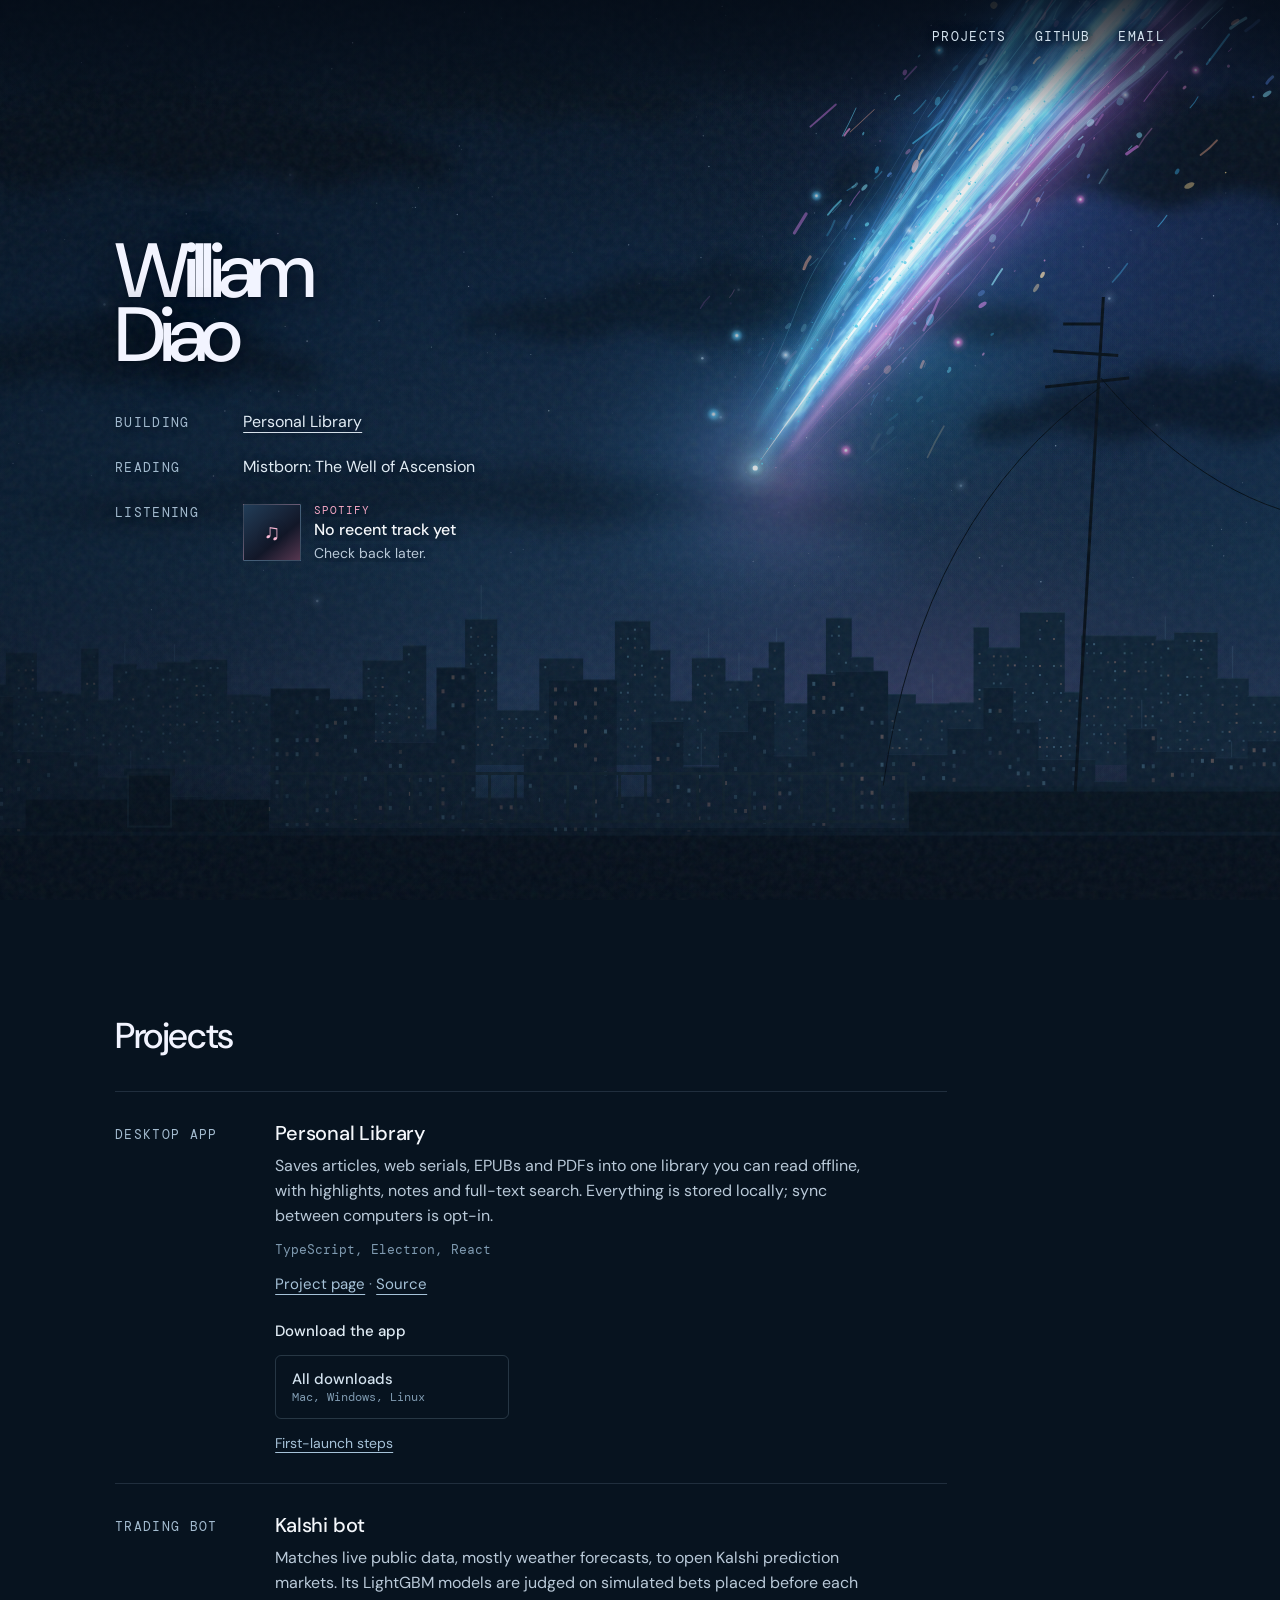
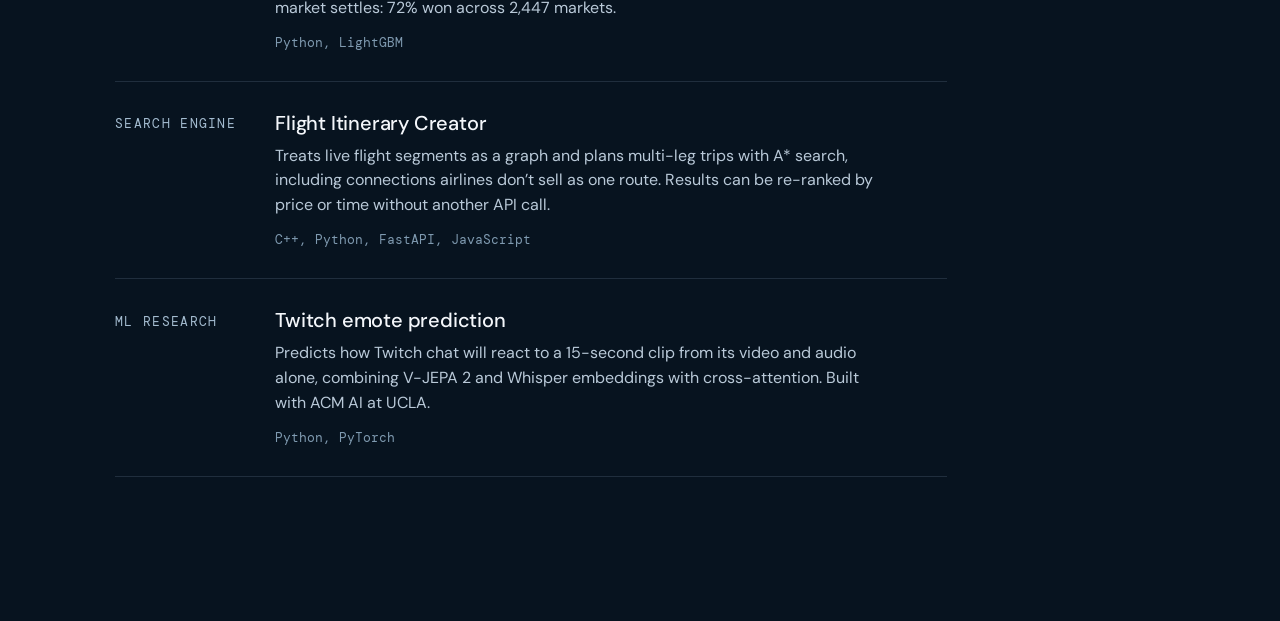
<file: index.html>
<!doctype html>
<html lang="en">
  <head>
    <meta charset="utf-8" />
    <meta name="viewport" content="width=device-width, initial-scale=1" />
    <meta name="theme-color" content="#07131f" />
    <meta name="description" content="William Diao's personal site: what I'm building, reading and listening to." />
    <link rel="canonical" href="https://williamdiao.com/" />
    <link rel="icon" href="/favicon.svg" type="image/svg+xml" />
    <link rel="apple-touch-icon" href="/apple-touch-icon.png" />
    <meta property="og:type" content="website" />
    <meta property="og:url" content="https://williamdiao.com/" />
    <meta property="og:title" content="William Diao" />
    <meta property="og:description" content="William Diao's personal site: what I'm building, reading and listening to." />
    <meta property="og:image" content="https://williamdiao.com/og-image.png" />
    <meta property="og:image:width" content="1200" />
    <meta property="og:image:height" content="630" />
    <meta property="og:image:alt" content="William Diao's name beside a comet streaking over a night city skyline." />
    <meta name="twitter:card" content="summary_large_image" />
    <title>William Diao</title>
    <link rel="stylesheet" href="./comet-demo/styles.css?v=nav-2" />
    <link rel="stylesheet" href="./comet-demo/download.css?v=library-2" />
  </head>
  <body>
    <a class="skip-link" href="#main">Skip to content</a>

    <header class="site-nav">
      <nav aria-label="Site">
        <a href="#projects">Projects</a>
        <a href="https://github.com/Williamdiao48">GitHub</a>
        <a href="mailto:hello@williamdiao.com">Email</a>
      </nav>
    </header>

    <main id="main">
      <section class="hero" id="top" aria-labelledby="hero-title">
        <canvas id="sky" aria-hidden="true"></canvas>
        <canvas id="sky-motion" aria-hidden="true"></canvas>
        <canvas id="sky-foreground" aria-hidden="true"></canvas>
        <div class="scene-vignette" aria-hidden="true"></div>
        <div class="hero-content">
          <h1 id="hero-title">William<br />Diao</h1>
          <dl class="updates" aria-label="Current updates">
            <div><dt>building</dt><dd><a href="/personal-library/">Personal Library</a></dd></div>
            <div><dt>reading</dt><dd>Mistborn: The Well of Ascension</dd></div>
            <div class="listening-row"><dt>listening</dt><dd>
              <div class="spotify-card" id="spotify-card" data-endpoint="https://spotify-fetch-worker.williamdiao03.workers.dev/now-playing" aria-live="polite">
                <div class="spotify-cover" id="spotify-cover" aria-hidden="true">♫</div>
                <div class="spotify-copy">
                  <span class="spotify-status" id="spotify-status">Spotify</span>
                  <strong id="spotify-title">Loading last track…</strong>
                  <span id="spotify-artist"></span>
                </div>
                <a id="spotify-link" class="spotify-link" href="https://open.spotify.com/" target="_blank" rel="noopener noreferrer" hidden aria-label="Open track on Spotify">↗</a>
              </div>
            </dd></div>
          </dl>
        </div>
      </section>

      <section class="work" id="projects" aria-labelledby="projects-title">
        <h2 id="projects-title">Projects</h2>
        <ol class="work-list">
          <li>
            <p class="work-kind">Desktop app</p>
            <div>
              <h3><a href="/personal-library/">Personal Library</a></h3>
              <p>Saves articles, web serials, EPUBs and PDFs into one library you can read offline, with highlights, notes and full-text search. Everything is stored locally; sync between computers is opt-in.</p>
              <p class="work-stack">TypeScript, Electron, React</p>
              <p class="work-links"><a href="/personal-library/">Project page</a> <span aria-hidden="true">·</span> <a href="https://github.com/Williamdiao48/Personal-Library">Source</a></p>
              <div class="work-download library-download" id="library-download" data-repo="Williamdiao48/Personal-Library" data-install-help="/personal-library/#install">
                <p class="download-heading">Download the app</p>
                <div class="download-grid">
                  <a class="download-option" href="https://github.com/Williamdiao48/Personal-Library/releases/latest"><span class="download-label"><strong>All downloads</strong><span>Mac, Windows, Linux</span></span></a>
                </div>
                <p class="download-note"><a href="/personal-library/#install">First-launch steps</a></p>
              </div>
            </div>
          </li>
          <li>
            <p class="work-kind">Trading bot</p>
            <div>
              <h3><a href="https://github.com/Williamdiao48/Kalshi-bot">Kalshi bot</a></h3>
              <p>Matches live public data, mostly weather forecasts, to open Kalshi prediction markets. Its LightGBM models are judged on simulated bets placed before each market settles: 72% won across 2,447 markets.</p>
              <p class="work-stack">Python, LightGBM</p>
            </div>
          </li>
          <li>
            <p class="work-kind">Search engine</p>
            <div>
              <h3><a href="https://github.com/Williamdiao48/Flight-Itinerary-Creator">Flight Itinerary Creator</a></h3>
              <p>Treats live flight segments as a graph and plans multi-leg trips with A* search, including connections airlines don&rsquo;t sell as one route. Results can be re-ranked by price or time without another API call.</p>
              <p class="work-stack">C++, Python, FastAPI, JavaScript</p>
            </div>
          </li>
          <li>
            <p class="work-kind">ML research</p>
            <div>
              <h3><a href="https://github.com/Williamdiao48/twitch-emote-prediction">Twitch emote prediction</a></h3>
              <p>Predicts how Twitch chat will react to a 15-second clip from its video and audio alone, combining V-JEPA 2 and Whisper embeddings with cross-attention. Built with ACM AI at UCLA.</p>
              <p class="work-stack">Python, PyTorch</p>
            </div>
          </li>
        </ol>
      </section>
    </main>

    <script src="./comet-demo/script.js?v=bundle-1"></script>
    <script src="./comet-demo/spotify-player.js?v=last-track-1" defer></script>
    <script src="./comet-demo/library-download.js?v=download-3" defer></script>
  </body>
</html>
</file>
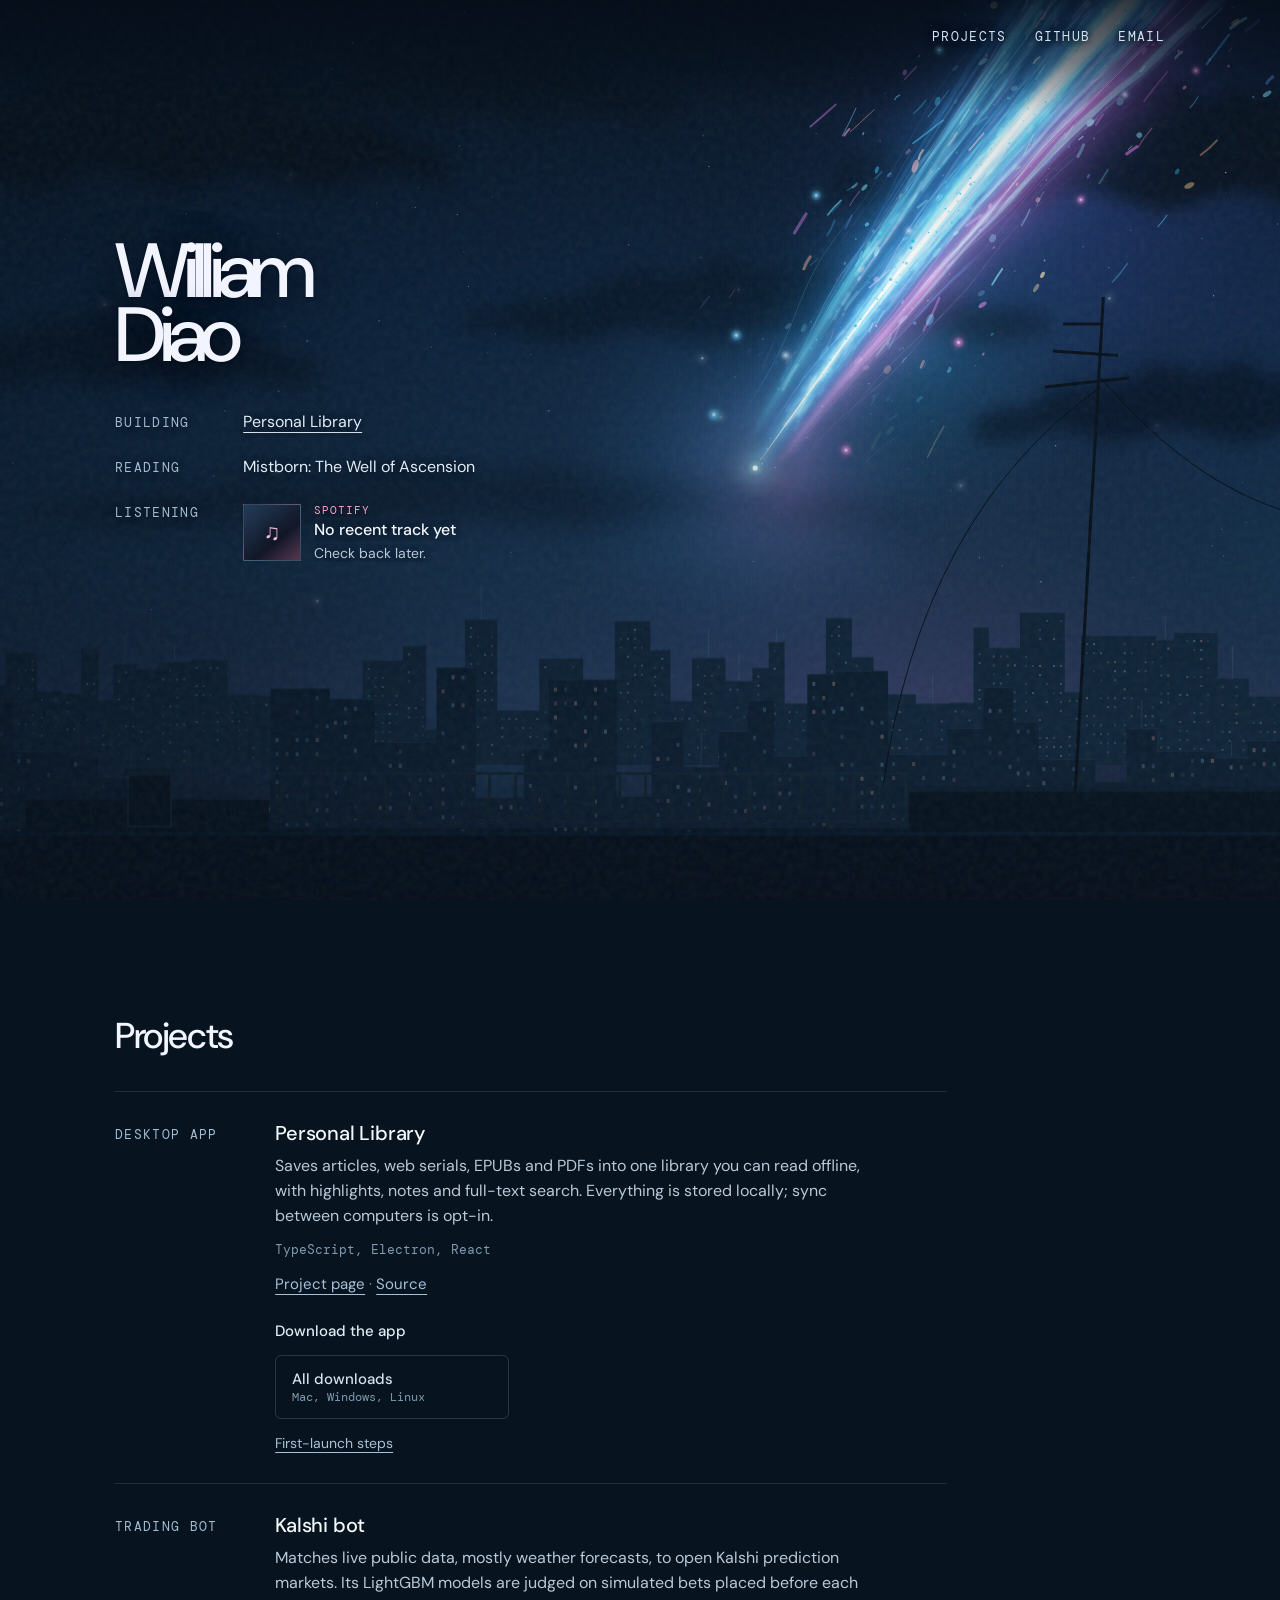
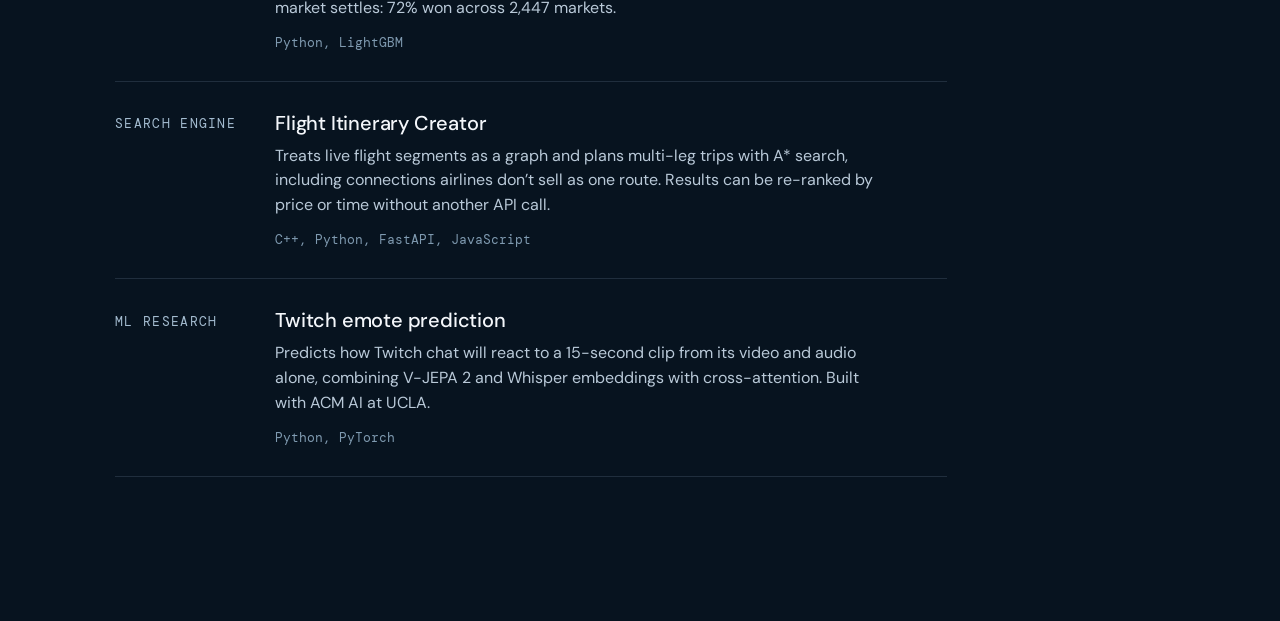
<file: comet-demo/index.html>
<!doctype html>
<html lang="en">
  <head>
    <meta charset="utf-8" />
    <meta name="viewport" content="width=device-width, initial-scale=1" />
    <meta name="theme-color" content="#07131f" />
    <meta name="description" content="William Diao's personal site: what I'm building, reading and listening to." />
    <link rel="canonical" href="https://williamdiao.com/" />
    <link rel="icon" href="/favicon.svg" type="image/svg+xml" />
    <link rel="apple-touch-icon" href="/apple-touch-icon.png" />
    <meta property="og:type" content="website" />
    <meta property="og:url" content="https://williamdiao.com/" />
    <meta property="og:title" content="William Diao" />
    <meta property="og:description" content="William Diao's personal site: what I'm building, reading and listening to." />
    <meta property="og:image" content="https://williamdiao.com/og-image.png" />
    <meta property="og:image:width" content="1200" />
    <meta property="og:image:height" content="630" />
    <meta property="og:image:alt" content="William Diao's name beside a comet streaking over a night city skyline." />
    <meta name="twitter:card" content="summary_large_image" />
    <title>William Diao</title>
    <link rel="stylesheet" href="./styles.css?v=nav-2" />
    <link rel="stylesheet" href="./download.css?v=library-2" />
  </head>
  <body>
    <a class="skip-link" href="#main">Skip to content</a>

    <header class="site-nav">
      <nav aria-label="Site">
        <a href="#projects">Projects</a>
        <a href="https://github.com/Williamdiao48">GitHub</a>
        <a href="mailto:hello@williamdiao.com">Email</a>
      </nav>
    </header>

    <main id="main">
      <section class="hero" id="top" aria-labelledby="hero-title">
        <canvas id="sky" aria-hidden="true"></canvas>
        <canvas id="sky-motion" aria-hidden="true"></canvas>
        <canvas id="sky-foreground" aria-hidden="true"></canvas>
        <div class="scene-vignette" aria-hidden="true"></div>
        <div class="hero-content">
          <h1 id="hero-title">William<br />Diao</h1>
          <dl class="updates" aria-label="Current updates">
            <div><dt>building</dt><dd><a href="/personal-library/">Personal Library</a></dd></div>
            <div><dt>reading</dt><dd>Mistborn: The Well of Ascension</dd></div>
            <div class="listening-row"><dt>listening</dt><dd>
              <div class="spotify-card" id="spotify-card" data-endpoint="https://spotify-fetch-worker.williamdiao03.workers.dev/now-playing" aria-live="polite">
                <div class="spotify-cover" id="spotify-cover" aria-hidden="true">♫</div>
                <div class="spotify-copy">
                  <span class="spotify-status" id="spotify-status">Spotify</span>
                  <strong id="spotify-title">Loading last track…</strong>
                  <span id="spotify-artist"></span>
                </div>
                <a id="spotify-link" class="spotify-link" href="https://open.spotify.com/" target="_blank" rel="noopener noreferrer" hidden aria-label="Open track on Spotify">↗</a>
              </div>
            </dd></div>
          </dl>
        </div>
      </section>

      <section class="work" id="projects" aria-labelledby="projects-title">
        <h2 id="projects-title">Projects</h2>
        <ol class="work-list">
          <li>
            <p class="work-kind">Desktop app</p>
            <div>
              <h3><a href="/personal-library/">Personal Library</a></h3>
              <p>Saves articles, web serials, EPUBs and PDFs into one library you can read offline, with highlights, notes and full-text search. Everything is stored locally; sync between computers is opt-in.</p>
              <p class="work-stack">TypeScript, Electron, React</p>
              <p class="work-links"><a href="/personal-library/">Project page</a> <span aria-hidden="true">·</span> <a href="https://github.com/Williamdiao48/Personal-Library">Source</a></p>
              <div class="work-download library-download" id="library-download" data-repo="Williamdiao48/Personal-Library" data-install-help="/personal-library/#install">
                <p class="download-heading">Download the app</p>
                <div class="download-grid">
                  <a class="download-option" href="https://github.com/Williamdiao48/Personal-Library/releases/latest"><span class="download-label"><strong>All downloads</strong><span>Mac, Windows, Linux</span></span></a>
                </div>
                <p class="download-note"><a href="/personal-library/#install">First-launch steps</a></p>
              </div>
            </div>
          </li>
          <li>
            <p class="work-kind">Trading bot</p>
            <div>
              <h3><a href="https://github.com/Williamdiao48/Kalshi-bot">Kalshi bot</a></h3>
              <p>Matches live public data, mostly weather forecasts, to open Kalshi prediction markets. Its LightGBM models are judged on simulated bets placed before each market settles: 72% won across 2,447 markets.</p>
              <p class="work-stack">Python, LightGBM</p>
            </div>
          </li>
          <li>
            <p class="work-kind">Search engine</p>
            <div>
              <h3><a href="https://github.com/Williamdiao48/Flight-Itinerary-Creator">Flight Itinerary Creator</a></h3>
              <p>Treats live flight segments as a graph and plans multi-leg trips with A* search, including connections airlines don&rsquo;t sell as one route. Results can be re-ranked by price or time without another API call.</p>
              <p class="work-stack">C++, Python, FastAPI, JavaScript</p>
            </div>
          </li>
          <li>
            <p class="work-kind">ML research</p>
            <div>
              <h3><a href="https://github.com/Williamdiao48/twitch-emote-prediction">Twitch emote prediction</a></h3>
              <p>Predicts how Twitch chat will react to a 15-second clip from its video and audio alone, combining V-JEPA 2 and Whisper embeddings with cross-attention. Built with ACM AI at UCLA.</p>
              <p class="work-stack">Python, PyTorch</p>
            </div>
          </li>
        </ol>
      </section>
    </main>

    <script src="./script.js?v=bundle-1"></script>
    <script src="./spotify-player.js?v=last-track-1" defer></script>
    <script src="./library-download.js?v=download-3" defer></script>
  </body>
</html>
</file>
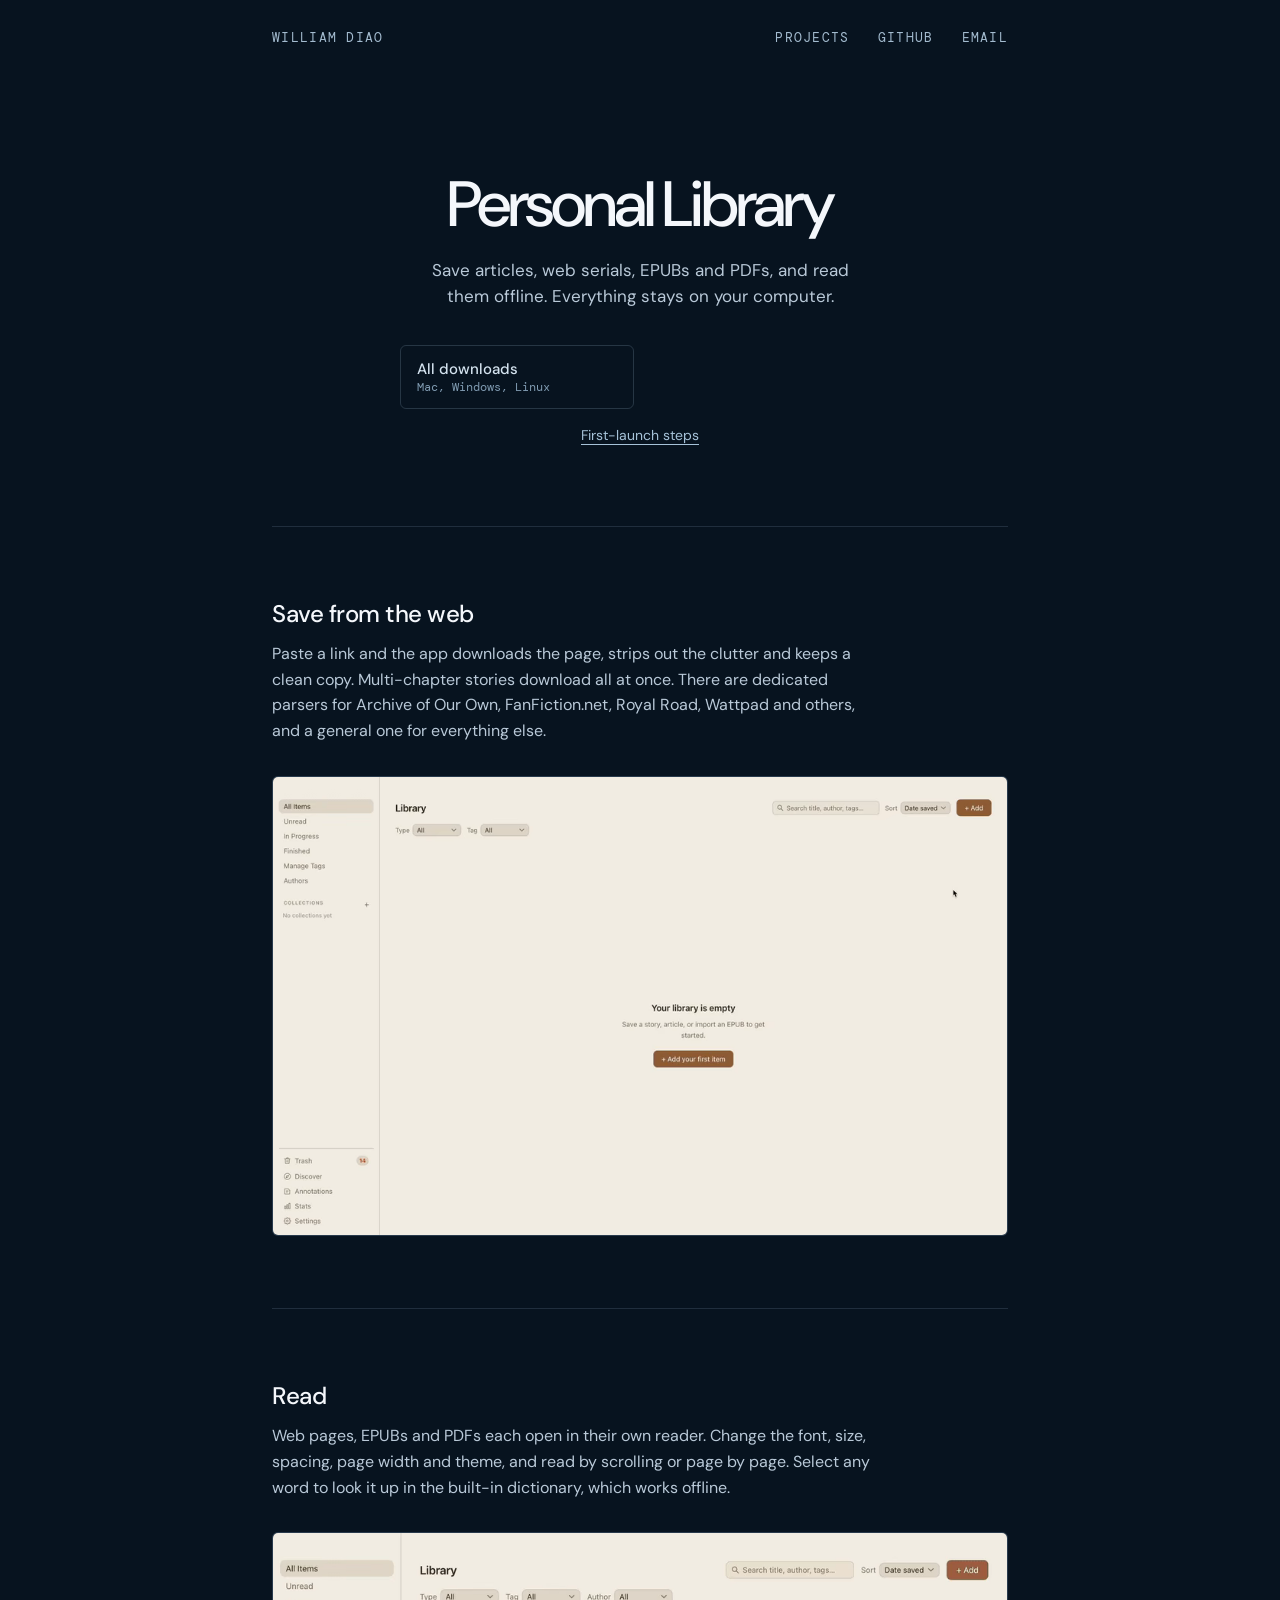
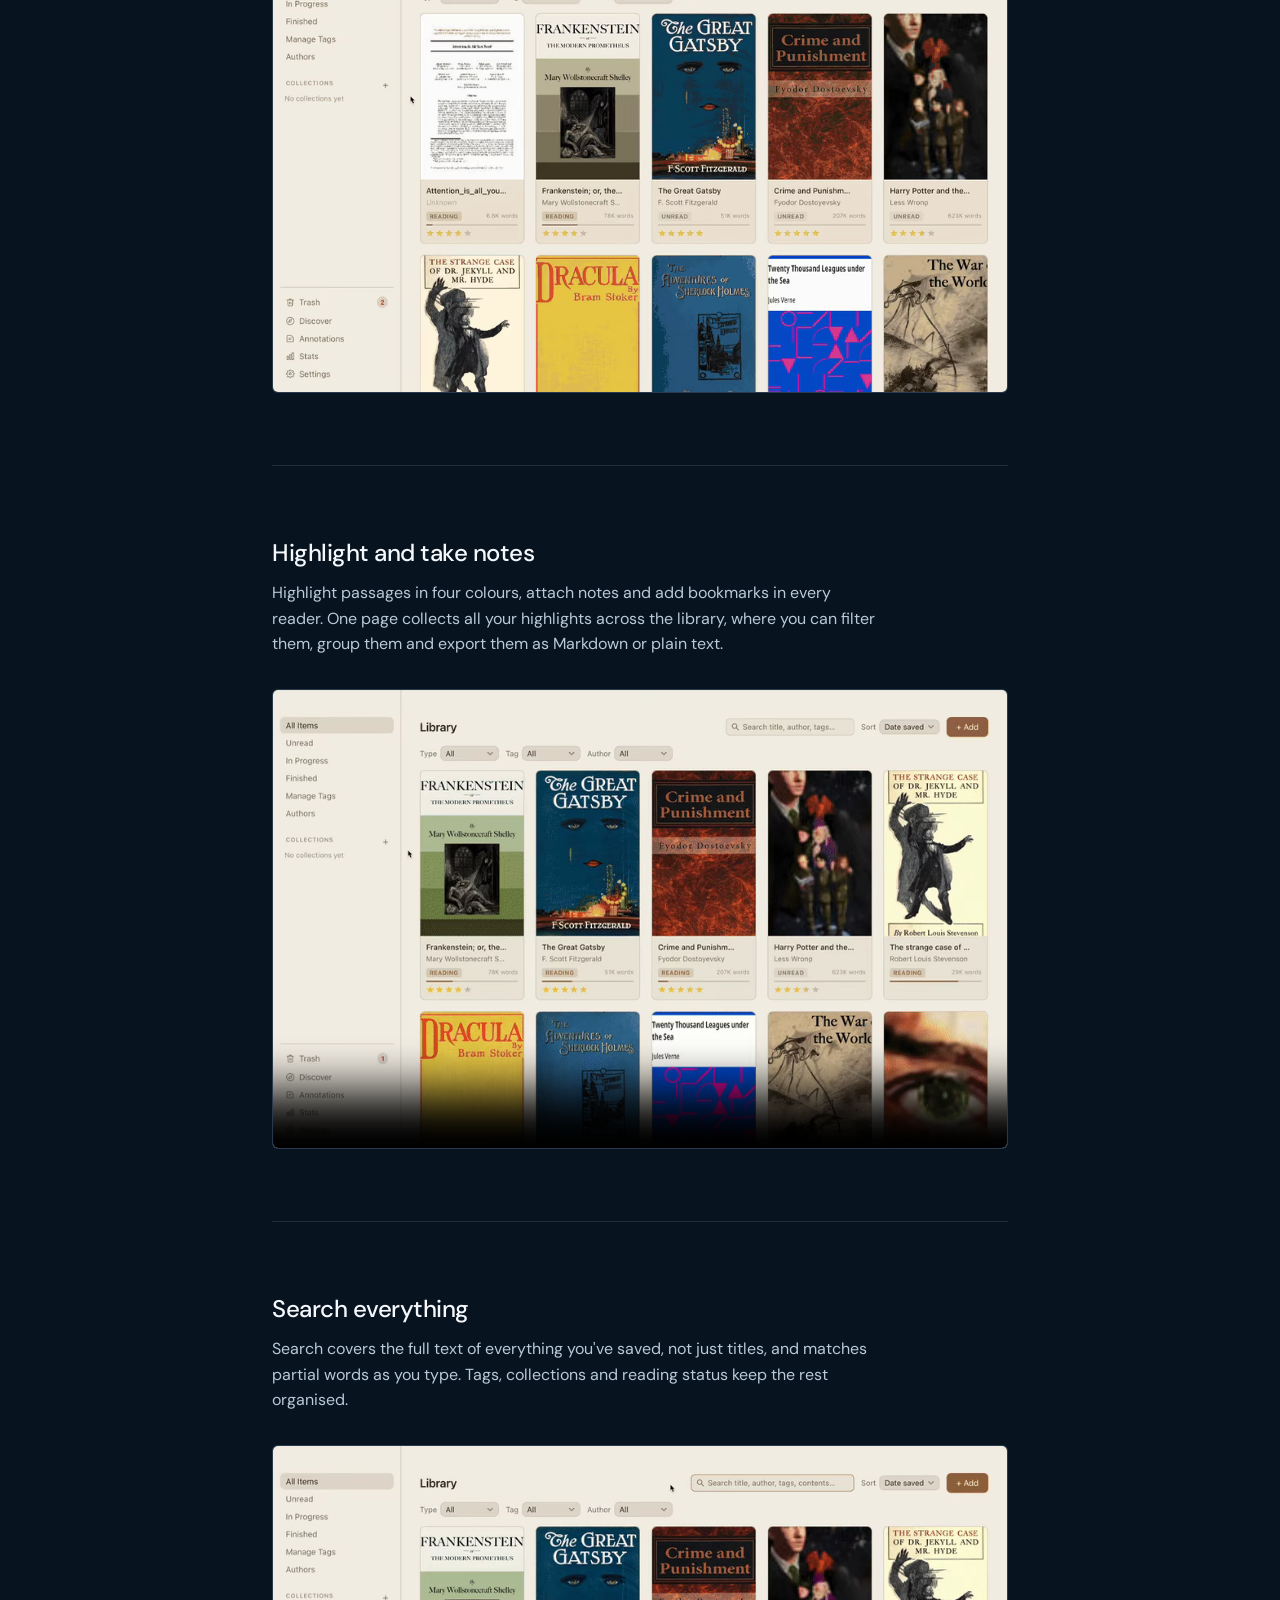
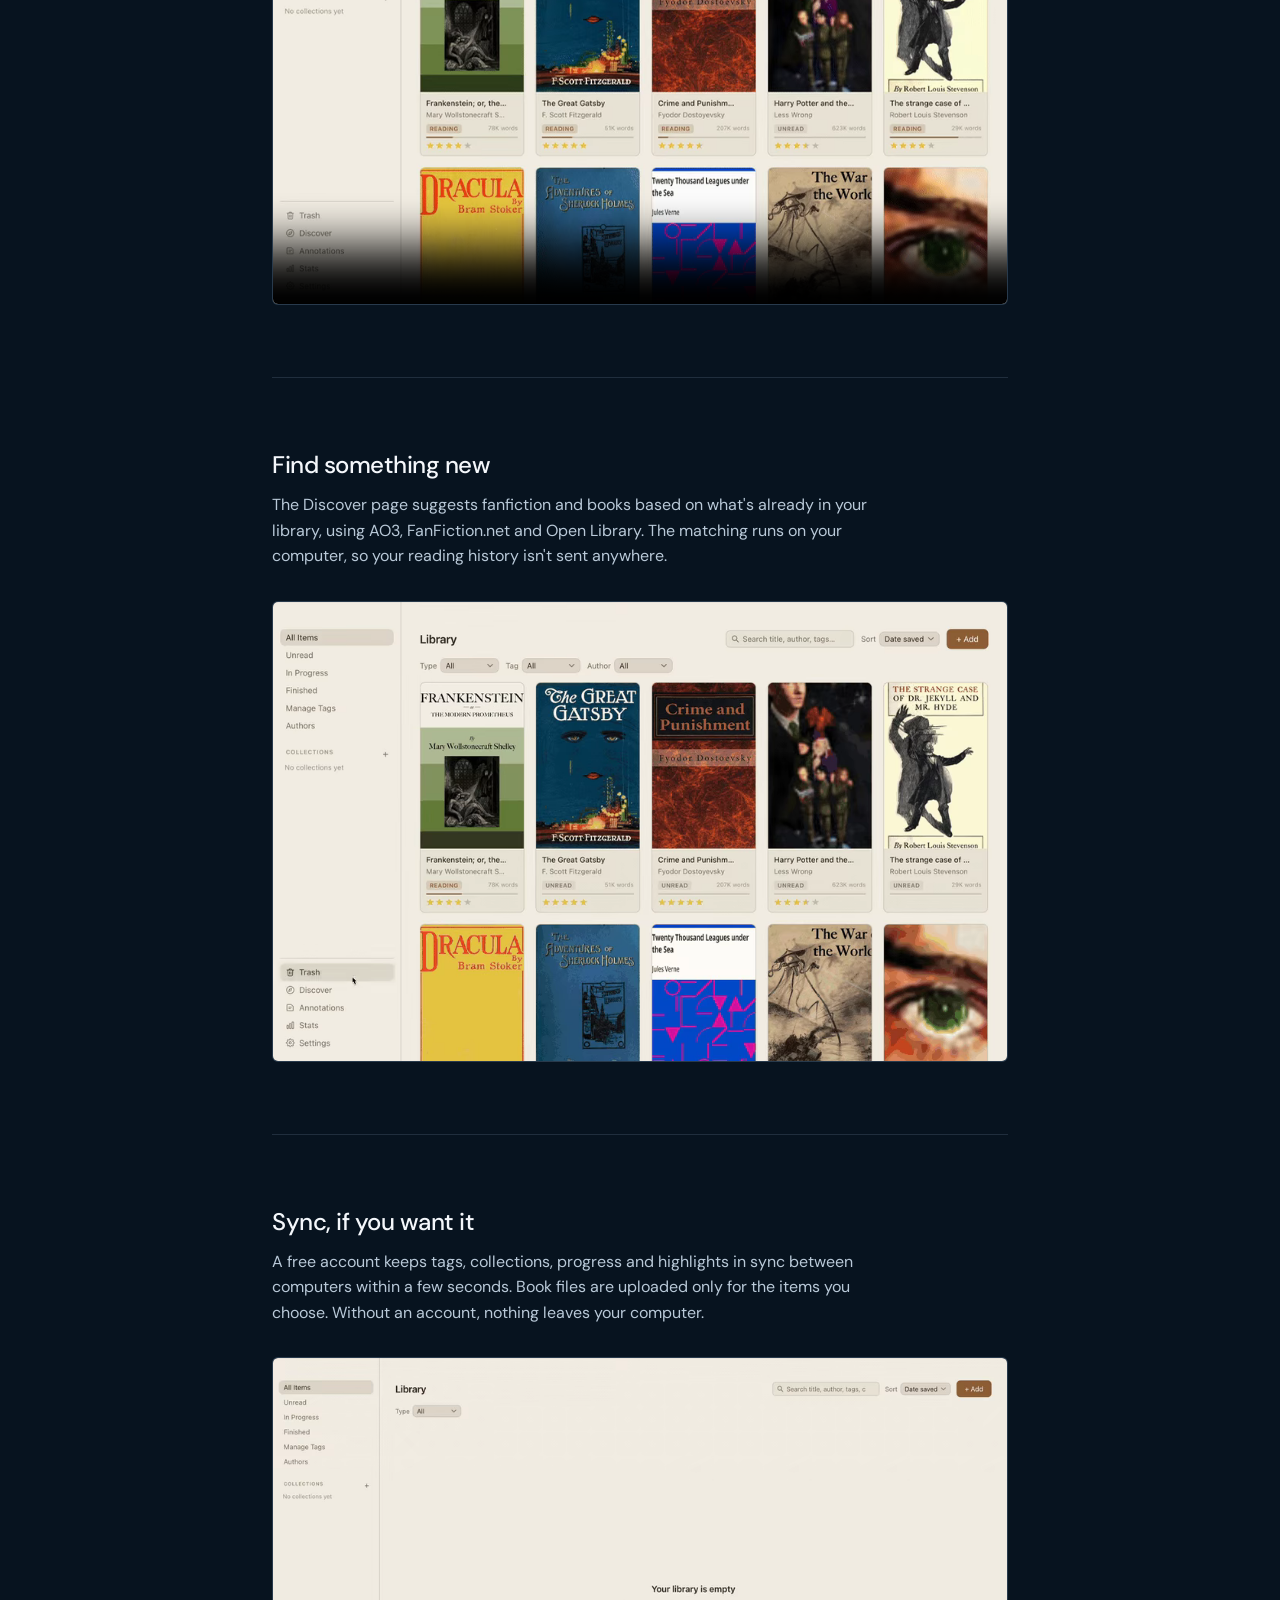
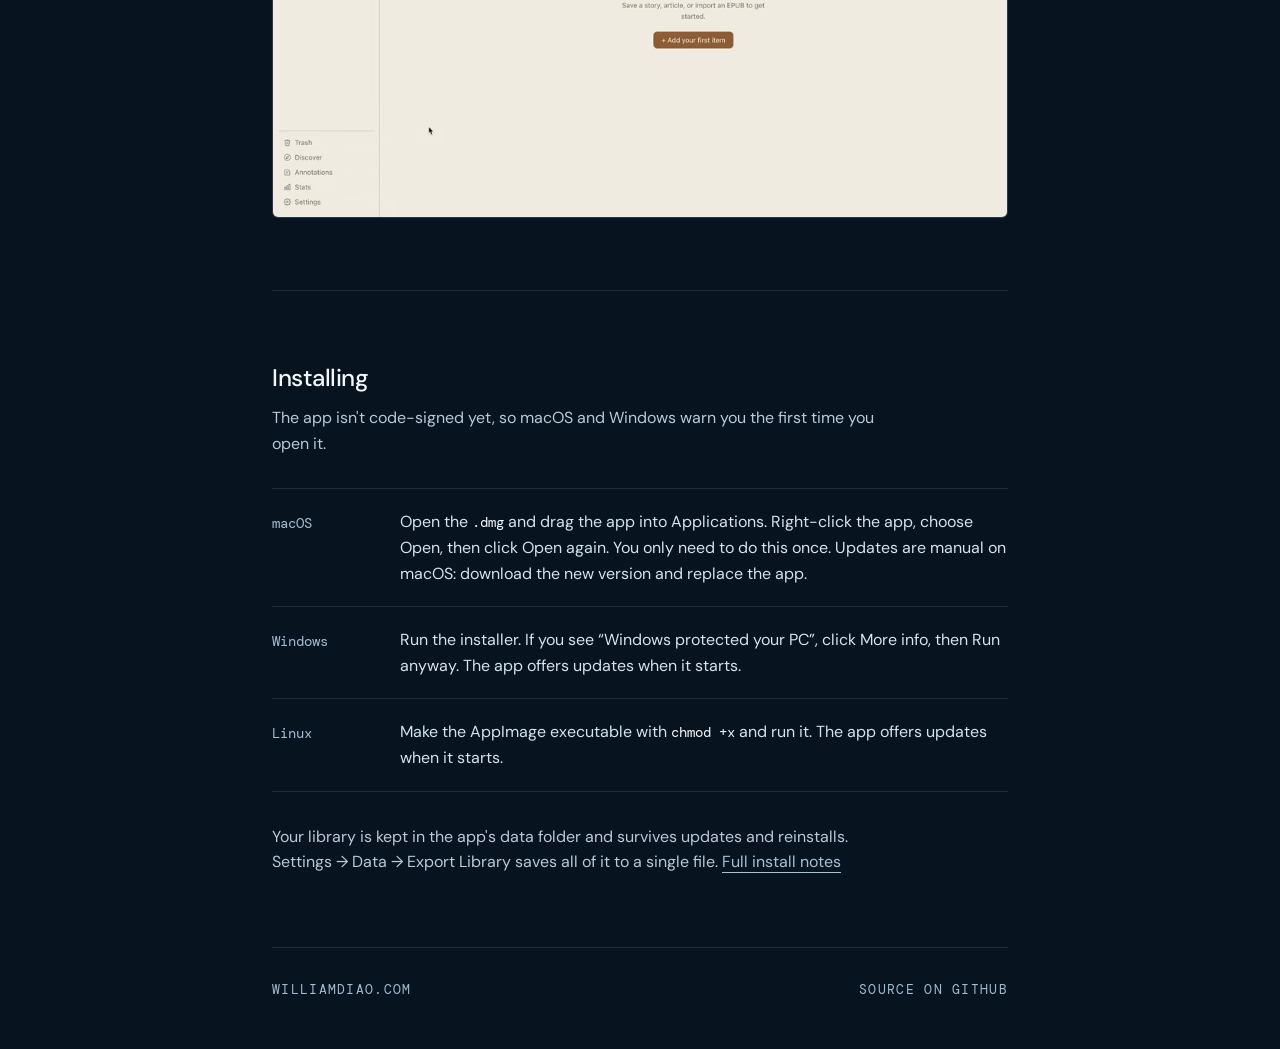
<file: personal-library/index.html>
<!doctype html>
<html lang="en">
  <head>
    <meta charset="utf-8" />
    <meta name="viewport" content="width=device-width, initial-scale=1" />
    <meta name="theme-color" content="#07131f" />
    <meta name="description" content="A desktop app for saving and reading articles, web serials, EPUBs and PDFs. Your library stays on your computer and works offline." />
    <link rel="canonical" href="https://williamdiao.com/personal-library/" />
    <link rel="icon" href="/favicon.svg" type="image/svg+xml" />
    <link rel="apple-touch-icon" href="/apple-touch-icon.png" />
    <meta property="og:type" content="website" />
    <meta property="og:url" content="https://williamdiao.com/personal-library/" />
    <meta property="og:title" content="Personal Library" />
    <meta property="og:description" content="A desktop app for saving and reading articles, web serials, EPUBs and PDFs. Your library stays on your computer and works offline." />
    <meta property="og:image" content="https://williamdiao.com/personal-library/assets/web-capture.jpg" />
    <meta name="twitter:card" content="summary_large_image" />
    <title>Personal Library</title>
    <link rel="stylesheet" href="./styles.css?v=6" />
    <link rel="stylesheet" href="/comet-demo/download.css?v=library-2" />
  </head>
  <body>
    <a class="skip-link" href="#main">Skip to content</a>

    <header class="site-header">
      <a href="/">William Diao</a>
      <nav aria-label="Site">
        <a href="/#projects">Projects</a>
        <a href="https://github.com/Williamdiao48">GitHub</a>
        <a href="mailto:hello@williamdiao.com">Email</a>
      </nav>
    </header>

    <main id="main">
      <section class="intro" aria-labelledby="title">
        <h1 id="title">Personal Library</h1>
        <p class="lede">Save articles, web serials, EPUBs and PDFs, and read them offline. Everything stays on your computer.</p>
        <div class="library-download" id="library-download" data-repo="Williamdiao48/Personal-Library" data-install-help="#install">
          <div class="download-grid">
            <a class="download-option" href="https://github.com/Williamdiao48/Personal-Library/releases/latest"><span class="download-label"><strong>All downloads</strong><span>Mac, Windows, Linux</span></span></a>
          </div>
          <p class="download-note"><a href="#install">First-launch steps</a></p>
        </div>
      </section>

      <section class="feature" aria-labelledby="save">
        <h2 id="save">Save from the web</h2>
        <p>Paste a link and the app downloads the page, strips out the clutter and keeps a clean copy. Multi-chapter stories download all at once. There are dedicated parsers for Archive of Our Own, FanFiction.net, Royal Road, Wattpad and others, and a general one for everything else.</p>
        <figure>
          <video src="./assets/web-capture.webm" poster="./assets/web-capture.jpg" width="960" height="600" muted loop playsinline preload="none" aria-label="Saving a news article and a fanfiction at the same time, then opening one in the reader"></video>
        </figure>
      </section>

      <section class="feature" aria-labelledby="read">
        <h2 id="read">Read</h2>
        <p>Web pages, EPUBs and PDFs each open in their own reader. Change the font, size, spacing, page width and theme, and read by scrolling or page by page. Select any word to look it up in the built-in dictionary, which works offline.</p>
        <figure>
          <video src="./assets/reading-formats.webm" poster="./assets/reading-formats.jpg" width="960" height="600" muted loop playsinline preload="none" aria-label="Reading a PDF and an EPUB, looking up a word and switching the theme"></video>
        </figure>
      </section>

      <section class="feature" aria-labelledby="notes">
        <h2 id="notes">Highlight and take notes</h2>
        <p>Highlight passages in four colours, attach notes and add bookmarks in every reader. One page collects all your highlights across the library, where you can filter them, group them and export them as Markdown or plain text.</p>
        <figure>
          <video src="./assets/annotations.webm" poster="./assets/annotations.jpg" width="900" height="562" muted loop playsinline preload="none" aria-label="Highlighting text in a book, then browsing highlights from the whole library"></video>
        </figure>
      </section>

      <section class="feature" aria-labelledby="search">
        <h2 id="search">Search everything</h2>
        <p>Search covers the full text of everything you've saved, not just titles, and matches partial words as you type. Tags, collections and reading status keep the rest organised.</p>
        <figure>
          <video src="./assets/search.webm" poster="./assets/search.jpg" width="900" height="562" muted loop playsinline preload="none" aria-label="Typing a search and watching results filter as you type"></video>
        </figure>
      </section>

      <section class="feature" aria-labelledby="discover">
        <h2 id="discover">Find something new</h2>
        <p>The Discover page suggests fanfiction and books based on what's already in your library, using AO3, FanFiction.net and Open Library. The matching runs on your computer, so your reading history isn't sent anywhere.</p>
        <figure>
          <video src="./assets/discover.webm" poster="./assets/discover.jpg" width="960" height="600" muted loop playsinline preload="none" aria-label="The Discover page showing suggestions, then refreshing for a new set"></video>
        </figure>
      </section>

      <section class="feature" aria-labelledby="sync">
        <h2 id="sync">Sync, if you want it</h2>
        <p>A free account keeps tags, collections, progress and highlights in sync between computers within a few seconds. Book files are uploaded only for the items you choose. Without an account, nothing leaves your computer.</p>
        <figure>
          <video src="./assets/sync.webm" poster="./assets/sync.jpg" width="960" height="600" muted loop playsinline preload="none" aria-label="Signing in and watching the library sync onto the shelf"></video>
        </figure>
      </section>

      <section class="install" id="install" aria-labelledby="install-title">
        <h2 id="install-title">Installing</h2>
        <p>The app isn't code-signed yet, so macOS and Windows warn you the first time you open it.</p>
        <dl>
          <div>
            <dt>macOS</dt>
            <dd>Open the <code>.dmg</code> and drag the app into Applications. Right-click the app, choose Open, then click Open again. You only need to do this once. Updates are manual on macOS: download the new version and replace the app.</dd>
          </div>
          <div>
            <dt>Windows</dt>
            <dd>Run the installer. If you see &ldquo;Windows protected your PC&rdquo;, click More info, then Run anyway. The app offers updates when it starts.</dd>
          </div>
          <div>
            <dt>Linux</dt>
            <dd>Make the AppImage executable with <code>chmod +x</code> and run it. The app offers updates when it starts.</dd>
          </div>
        </dl>
        <p>Your library is kept in the app's data folder and survives updates and reinstalls. Settings &rarr; Data &rarr; Export Library saves all of it to a single file. <a href="https://github.com/Williamdiao48/Personal-Library/blob/main/docs/install.md">Full install notes</a></p>
      </section>
    </main>

    <footer class="site-footer">
      <a href="/">williamdiao.com</a>
      <a href="https://github.com/Williamdiao48/Personal-Library">Source on GitHub</a>
    </footer>

    <script src="/comet-demo/library-download.js?v=download-3" defer></script>
    <script src="./script.js?v=1" defer></script>
  </body>
</html>
</file>
<file: comet-demo/styles.css>
@import url('https://fonts.googleapis.com/css2?family=DM+Mono:wght@400;500&family=DM+Sans:wght@400;500;600&display=swap');

:root {
  color-scheme: dark;
  color: #f2f4ff;
  background: #07131f;
  font-family: 'DM Sans', Arial, sans-serif;
  font-synthesis: none;
  scroll-behavior: smooth;
}

* { box-sizing: border-box; }
html, body { margin: 0; min-height: 100%; }
body { overflow-x: hidden; }
a { color: inherit; }

.skip-link {
  position: fixed;
  z-index: 30;
  top: 1rem;
  left: 1rem;
  padding: .7rem 1rem;
  color: #07131f;
  background: #fff;
  transform: translateY(-180%);
}
.skip-link:focus { transform: translateY(0); }
.sr-only { position: absolute; width: 1px; height: 1px; padding: 0; margin: -1px; overflow: hidden; clip: rect(0, 0, 0, 0); white-space: nowrap; border: 0; }

/* Top bar: sits over the sky, aligned with the hero's side padding. */
.site-nav {
  position: absolute;
  z-index: 20;
  top: 0;
  right: 0;
  left: 0;
  display: flex;
  justify-content: flex-end;
  padding: 1.75rem clamp(1.4rem, 9vw, 10rem);
  pointer-events: none;
}
/* The comet's tail crosses the top right, so fade the top edge darker behind the links. */
.site-nav::before {
  position: absolute;
  inset: 0 0 -2.5rem;
  z-index: -1;
  content: '';
  background: linear-gradient(180deg, rgb(4 12 23 / .78), rgb(4 12 23 / .45) 55%, transparent);
}
.site-nav nav { display: flex; gap: 1.75rem; pointer-events: auto; }
.site-nav a, dt {
  font-family: 'DM Mono', monospace;
  font-size: .8125rem;
  font-weight: 400;
  letter-spacing: .1em;
  text-transform: uppercase;
}
.site-nav a {
  /* Padding grows the tap area to ~44px; the negative margin keeps the visual spacing. */
  display: inline-block;
  padding: .85rem .25rem;
  margin: -.85rem -.25rem;
  color: #d4e3ef;
  text-decoration: none;
  text-shadow: 0 0 6px #061221, 0 1px 12px #061221;
}
.site-nav a:hover,
.site-nav a:focus-visible { color: #f4a7c4; text-decoration: underline; text-underline-offset: .45em; }

.hero {
  position: relative;
  isolation: isolate;
  display: flex;
  align-items: center;
  min-height: 100svh;
  /* Extra bottom padding lifts the centred text above the skyline on desktop. */
  padding: 6rem clamp(1.4rem, 9vw, 10rem) clamp(3rem, 20vh, 13rem);
  overflow: hidden;
  background: #081728;
}
.hero.mote-hover { cursor: grab; }
.hero.mote-dragging { cursor: grabbing; }
#sky, #sky-motion, #sky-foreground, .scene-vignette {
  position: absolute;
  inset: 0;
  width: 100%;
  height: 100%;
}
#sky, #sky-motion, #sky-foreground { display: block; pointer-events: none; }
.scene-vignette {
  z-index: 1;
  pointer-events: none;
  background:
    linear-gradient(90deg, rgb(3 13 25 / .54) 0%, rgb(3 13 25 / .22) 34%, transparent 68%),
    linear-gradient(180deg, rgb(3 9 20 / .2), transparent 35%, rgb(4 12 23 / .32) 86%, rgb(4 12 23 / .66));
}
.scene-vignette::after {
  position: absolute;
  inset: 0;
  content: '';
  pointer-events: none;
  opacity: .12;
  mix-blend-mode: screen;
  background-image: url("data:image/svg+xml,%3Csvg viewBox='0 0 180 180' xmlns='http://www.w3.org/2000/svg'%3E%3Cfilter id='n'%3E%3CfeTurbulence type='fractalNoise' baseFrequency='.72' numOctaves='3' seed='11' stitchTiles='stitch'/%3E%3C/filter%3E%3Crect width='100%25' height='100%25' filter='url(%23n)' opacity='.5'/%3E%3C/svg%3E");
}
.hero-content {
  position: relative;
  z-index: 3;
  width: min(100%, 29rem);
}
.hero h1 {
  margin: 0;
  font-size: clamp(3.5rem, 6vw, 5.75rem);
  font-weight: 500;
  letter-spacing: -.09em;
  line-height: .83;
  text-shadow: 0 5px 36px rgb(1 8 20 / .75), 0 1px 3px rgb(1 8 20 / .4);
}
.updates { margin: 2rem 0 0; text-shadow: 0 1px 8px #061221; }
/* Every row, Spotify included, uses the same label | value grid so the pairs scan together. */
.updates > div {
  display: grid;
  grid-template-columns: 7rem minmax(0, 1fr);
  align-items: baseline;
  gap: 1rem;
  padding: .7rem 0;
}
dt { color: #a4bcd0; }
dd { margin: 0; color: #e1ecf5; font-size: 1rem; line-height: 1.4; }
dd a { text-underline-offset: .3em; }
.updates > .listening-row { align-items: start; }
.listening-row dt { padding-top: .2rem; }
.listening-row dd { min-width: 0; }
.spotify-card { display: flex; align-items: center; gap: .85rem; min-height: 4rem; }
.spotify-cover { display: grid; flex: 0 0 3.6rem; width: 3.6rem; height: 3.6rem; place-items: center; overflow: hidden; border: 1px solid rgb(180 213 239 / .24); background: linear-gradient(140deg, #223d58, #121728 62%, #563750); color: #f8b8d4; font-size: 1.4rem; }
.spotify-cover img { display: block; width: 100%; height: 100%; object-fit: cover; }
.spotify-copy { display: flex; min-width: 0; flex: 1; flex-direction: column; gap: .2rem; line-height: 1.3; }
.spotify-copy strong, .spotify-copy span { overflow: hidden; text-overflow: ellipsis; white-space: nowrap; }
.spotify-copy strong { color: #f4f7fb; font-size: 1rem; font-weight: 500; }
.spotify-copy > span:last-child { color: #b9c9d8; font-size: .875rem; }
.spotify-status { color: #f4a7c4; font-family: 'DM Mono', monospace; font-size: .6875rem; letter-spacing: .08em; text-transform: uppercase; }
.spotify-link { display: grid; place-items: center; flex: 0 0 2.75rem; width: 2.75rem; height: 2.75rem; color: #d4e9f3; font-size: 1.1rem; text-decoration: none; }
.spotify-link:hover, .spotify-link:focus-visible { color: #fff; }
.spotify-link[hidden] { display: none; }

/* Work: same palette and label | value rhythm as the hero's update rows. */
.work {
  padding: clamp(4rem, 10vw, 7rem) clamp(1.4rem, 9vw, 10rem) clamp(5rem, 12vw, 9rem);
  background: #07131f;
}
.work h2 {
  margin: 0 0 2rem;
  font-size: 2.25rem;
  font-weight: 500;
  letter-spacing: -.04em;
}
.work-list {
  max-width: 52rem;
  margin: 0;
  padding: 0;
  list-style: none;
  border-top: 1px solid rgb(180 213 239 / .14);
}
.work-list li {
  display: grid;
  grid-template-columns: 9rem minmax(0, 1fr);
  gap: 1rem;
  padding: 1.75rem 0;
  border-bottom: 1px solid rgb(180 213 239 / .14);
}
.work-list p { margin: 0; max-width: 38rem; color: #b9c9d8; line-height: 1.55; }
.work-list .work-kind {
  padding-top: .3rem;
  color: #a4bcd0;
  font-family: 'DM Mono', monospace;
  font-size: .8125rem;
  letter-spacing: .1em;
  text-transform: uppercase;
}
.work-list h3 { margin: 0 0 .5rem; font-size: 1.25rem; font-weight: 500; letter-spacing: -.01em; }
.work-list h3 a { color: #f4f7fb; text-decoration: none; }
.work-list h3 a:hover,
.work-list h3 a:focus-visible { color: #f4a7c4; text-decoration: underline; text-underline-offset: .3em; }
.work-list .work-stack {
  margin-top: .75rem;
  color: #7f9ab0;
  font-family: 'DM Mono', monospace;
  font-size: .8125rem;
}
.work-list .work-links { margin-top: .75rem; color: #7f9ab0; font-size: .9375rem; }
.work-links a { color: #a6c2d8; text-underline-offset: .3em; }
.work-links a:hover, .work-links a:focus-visible { color: #f4a7c4; }
.work-download { margin-top: 1.5rem; }
@media (max-width: 720px) {
  .hero { padding: 8rem 1.4rem 2.5rem; align-items: flex-end; }
  .hero-content { width: 100%; }
  .hero h1 { font-size: clamp(3.5rem, 14vw, 4.5rem); }
  .site-nav { padding: 1.25rem 1.4rem; }
  .site-nav nav { gap: 1.25rem; }
  /* Stack label over value: the narrow screen can't fit a label column beside the card. */
  .updates { margin-top: 1.8rem; }
  .updates > div { grid-template-columns: 1fr; gap: .35rem; padding: .55rem 0; }
  .listening-row dt { padding-top: 0; }
  .work h2 { font-size: 1.875rem; margin-bottom: 1.5rem; }
  .work-list li { grid-template-columns: 1fr; gap: .5rem; padding: 1.5rem 0; }
  .work-list .work-kind { padding-top: 0; }
  /* The text sits over the lit skyline here, so darken the lower part of the scene behind it. */
  .scene-vignette {
    background:
      linear-gradient(180deg, rgb(3 9 20 / .2), transparent 30%, rgb(4 12 23 / .45) 55%, rgb(4 12 23 / .82) 78%, rgb(4 12 23 / .9));
  }
}

@media (prefers-reduced-motion: reduce) {
  :root { scroll-behavior: auto; }
}
</file>
<file: comet-demo/download.css>
/* Personal Library download buttons, shared by the homepage and /personal-library/.
   Filled in by library-download.js. Selectors are scoped to .library-download so page
   styles like `.work-list p` don't override them. */
.library-download .download-heading { margin: 0 0 .75rem; color: #e1ecf5; font-size: .9375rem; font-weight: 500; }
.library-download .download-grid {
  display: grid;
  grid-template-columns: repeat(2, minmax(0, 1fr));
  gap: .75rem;
  max-width: 30rem;
}
.library-download .download-option {
  display: flex;
  align-items: center;
  gap: .85rem;
  min-height: 4rem;
  padding: .8rem 1rem;
  border: 1px solid rgb(180 213 239 / .18);
  border-radius: 6px;
  color: #d4e3ef;
  text-decoration: none;
  transition: border-color .15s, background-color .15s;
}
/* The visitor's own platform is listed first and gets .is-suggested from library-download.js.
   The highlight is off for now so all four buttons look the same; uncomment to bring it back
   (and the matching .download-arrow line below).
.library-download .download-option.is-suggested {
  border-color: rgb(180 213 239 / .45);
  background: rgb(180 213 239 / .06);
  color: #f4f7fb;
}
*/
.library-download .download-option:hover,
.library-download .download-option:focus-visible {
  border-color: #f4a7c4;
  background: rgb(244 167 196 / .06);
}
.library-download .download-icon { flex: 0 0 1.25rem; width: 1.25rem; height: 1.25rem; fill: currentColor; }
.library-download .download-arrow {
  flex: 0 0 1.1rem;
  width: 1.1rem;
  height: 1.1rem;
  margin-left: auto;
  fill: none;
  stroke: #7f9ab0;
  stroke-width: 1.8;
  stroke-linecap: round;
  stroke-linejoin: round;
}
.library-download .download-option:hover .download-arrow,
.library-download .download-option:focus-visible .download-arrow { stroke: currentColor; }
/* .library-download .download-option.is-suggested .download-arrow { stroke: currentColor; } */
.library-download .download-label { display: flex; flex-direction: column; gap: .15rem; min-width: 0; line-height: 1.2; }
.library-download .download-label strong { font-size: .9375rem; font-weight: 500; }
.library-download .download-label span { color: #7f9ab0; font-family: 'DM Mono', monospace; font-size: .75rem; }
.library-download .download-note { margin: .9rem 0 0; color: #7f9ab0; font-size: .875rem; }
.library-download .download-note a { color: #a6c2d8; text-underline-offset: .25em; }
.library-download .download-note a:hover,
.library-download .download-note a:focus-visible { color: #f4a7c4; }

@media (max-width: 720px) {
  /* One button per line: two columns left no room for the label beside the arrow. */
  .library-download .download-grid { grid-template-columns: 1fr; gap: .6rem; }
  .library-download .download-option { min-height: 3.5rem; }
}
</file>
<file: personal-library/styles.css>
@import url('https://fonts.googleapis.com/css2?family=DM+Mono:wght@400;500&family=DM+Sans:wght@400;500;600&display=swap');

/* Same palette and type as the home page, without the sky: one quiet column. */
:root {
  color-scheme: dark;
  color: #e1ecf5;
  background: #07131f;
  font-family: 'DM Sans', Arial, sans-serif;
  font-synthesis: none;
  scroll-behavior: smooth;
}

* { box-sizing: border-box; }
html, body { margin: 0; }
body { overflow-x: hidden; line-height: 1.6; }
a { color: #a6c2d8; text-underline-offset: .3em; }
a:hover, a:focus-visible { color: #f4a7c4; }
code { font-family: 'DM Mono', monospace; font-size: .875em; color: #f4f7fb; }

.skip-link {
  position: fixed;
  z-index: 10;
  top: 1rem;
  left: 1rem;
  padding: .7rem 1rem;
  color: #07131f;
  background: #fff;
  transform: translateY(-180%);
}
.skip-link:focus { transform: translateY(0); }

.site-header, main, .site-footer {
  width: min(100% - 2.8rem, 46rem);
  margin-inline: auto;
}

.site-header, .site-footer {
  display: flex;
  justify-content: space-between;
  gap: 1rem;
  font-family: 'DM Mono', monospace;
  font-size: .8125rem;
  letter-spacing: .1em;
  text-transform: uppercase;
}
.site-header { padding: 1.75rem 0; }
.site-header nav { display: flex; gap: 1.75rem; }
.site-header a, .site-footer a { color: #a4bcd0; text-decoration: none; white-space: nowrap; }
.site-header a:hover, .site-header a:focus-visible,
.site-footer a:hover, .site-footer a:focus-visible { color: #f4a7c4; text-decoration: underline; }

.intro { padding: clamp(3rem, 10vw, 6rem) 0 clamp(3rem, 8vw, 5rem); text-align: center; }
.intro .lede { margin-inline: auto; text-wrap: balance; }
.intro .download-grid { margin-inline: auto; }
.intro .download-option { text-align: left; }
h1 {
  margin: 0;
  color: #f4f7fb;
  font-size: clamp(2.75rem, 7vw, 4rem);
  font-weight: 500;
  letter-spacing: -.05em;
  line-height: 1;
}
.lede {
  max-width: 30rem;
  margin: 1.25rem 0 2.25rem;
  color: #b9c9d8;
  font-size: 1.0625rem;
  line-height: 1.55;
}

section + section { border-top: 1px solid rgb(180 213 239 / .14); }
.feature, .install { padding: clamp(3rem, 8vw, 4.5rem) 0; }

h2 {
  margin: 0 0 .75rem;
  color: #f4f7fb;
  font-size: 1.5rem;
  font-weight: 500;
  letter-spacing: -.02em;
  line-height: 1.25;
}
.feature p, .install p { max-width: 38rem; margin: 0; color: #b9c9d8; }

figure { margin: 2rem 0 0; }
video {
  display: block;
  width: 100%;
  height: auto;
  border: 1px solid rgb(180 213 239 / .18);
  border-radius: 6px;
  background: #081728;
}

.install dl { margin: 2rem 0; }
.install dl > div {
  display: grid;
  grid-template-columns: 7rem minmax(0, 1fr);
  gap: 1rem;
  padding: 1.25rem 0;
  border-top: 1px solid rgb(180 213 239 / .14);
}
.install dl > div:last-child { border-bottom: 1px solid rgb(180 213 239 / .14); }
.install dt {
  padding-top: .15rem;
  color: #a4bcd0;
  font-family: 'DM Mono', monospace;
  font-size: .875rem;
}
.install dd { margin: 0; color: #d4e3ef; }

.site-footer {
  padding: 2rem 0 3rem;
  border-top: 1px solid rgb(180 213 239 / .14);
}

@media (max-width: 720px) {
  .lede { font-size: 1rem; }
  h2 { font-size: 1.3125rem; }
  figure { margin-top: 1.5rem; }
  .install dl > div { grid-template-columns: 1fr; gap: .35rem; }
  .site-header { padding: 1.25rem 0; letter-spacing: .06em; }
  .site-header nav { gap: 1rem; }
}

@media (prefers-reduced-motion: reduce) {
  :root { scroll-behavior: auto; }
}
</file>
